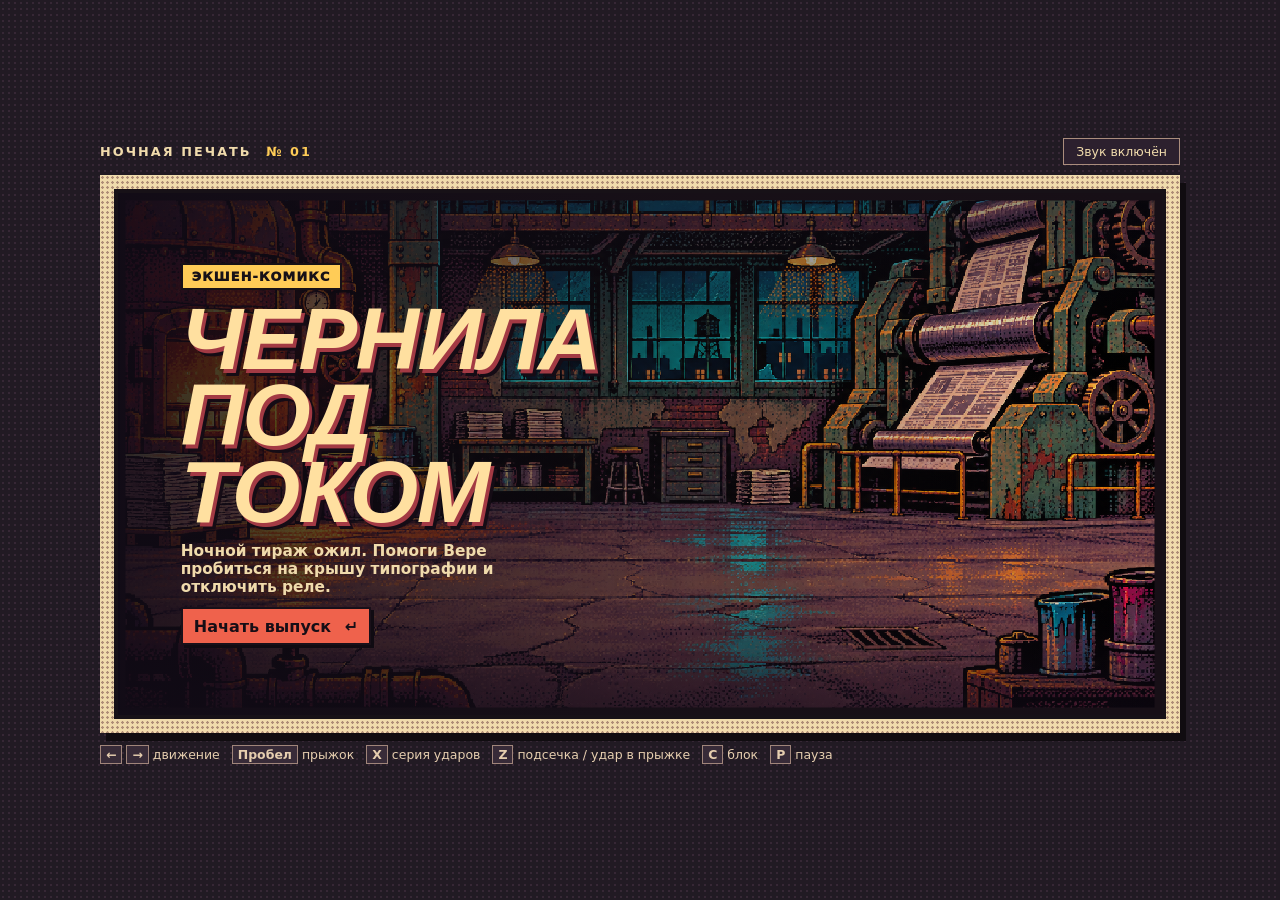
<file: index.html>
<!doctype html>
<html lang="ru">
<head>
<meta charset="utf-8">
<meta name="viewport" content="width=device-width,initial-scale=1">
<title>Чернила под током</title>
<link rel="stylesheet" href="style.css">
<script src="game.js?v=19" defer></script>
</head>
<body>
<main>
<header><div class="edition">НОЧНАЯ ПЕЧАТЬ <b>№ 01</b></div><button id="sound" type="button" aria-pressed="true">Звук включён</button></header>
<section class="sheet" aria-label="Игровая страница комикса">
<div class="stage">
<canvas id="game" width="960" height="480" aria-label="Чернила под током"></canvas>
<div class="hud" hidden><div class="health"><span>ВЕРА</span><progress id="health" max="100" value="100" aria-label="Здоровье Веры"></progress></div><div id="panel" class="caption"></div></div>
<div id="screen" class="overlay">
<div class="title-card">
<p id="kicker">ЭКШЕН-КОМИКС</p>
<h1 id="title">Чернила<br>под током</h1>
<p id="message">Ночной тираж ожил. Помоги Вере пробиться на крышу типографии и отключить реле.</p>
<button id="action" type="button">Начать выпуск <span>↵</span></button>
</div>
</div>
</div>
</section>
<footer><span><kbd>←</kbd> <kbd>→</kbd> движение</span><span><kbd>Пробел</kbd> прыжок</span><span><kbd>X</kbd> серия ударов</span><span><kbd>Z</kbd> подсечка / удар в прыжке</span><span><kbd>C</kbd> блок</span><span><kbd>P</kbd> пауза</span></footer>
<div class="touch" aria-label="Сенсорное управление"><button data-key="ArrowLeft" aria-label="Влево">←</button><button data-key="ArrowRight" aria-label="Вправо">→</button><button data-key="KeyC">Блок</button><button data-key="Space">Прыжок</button><button data-key="KeyX">Удар</button><button data-key="KeyZ">Нога</button></div>
</main>
</body>
</html>
</file>
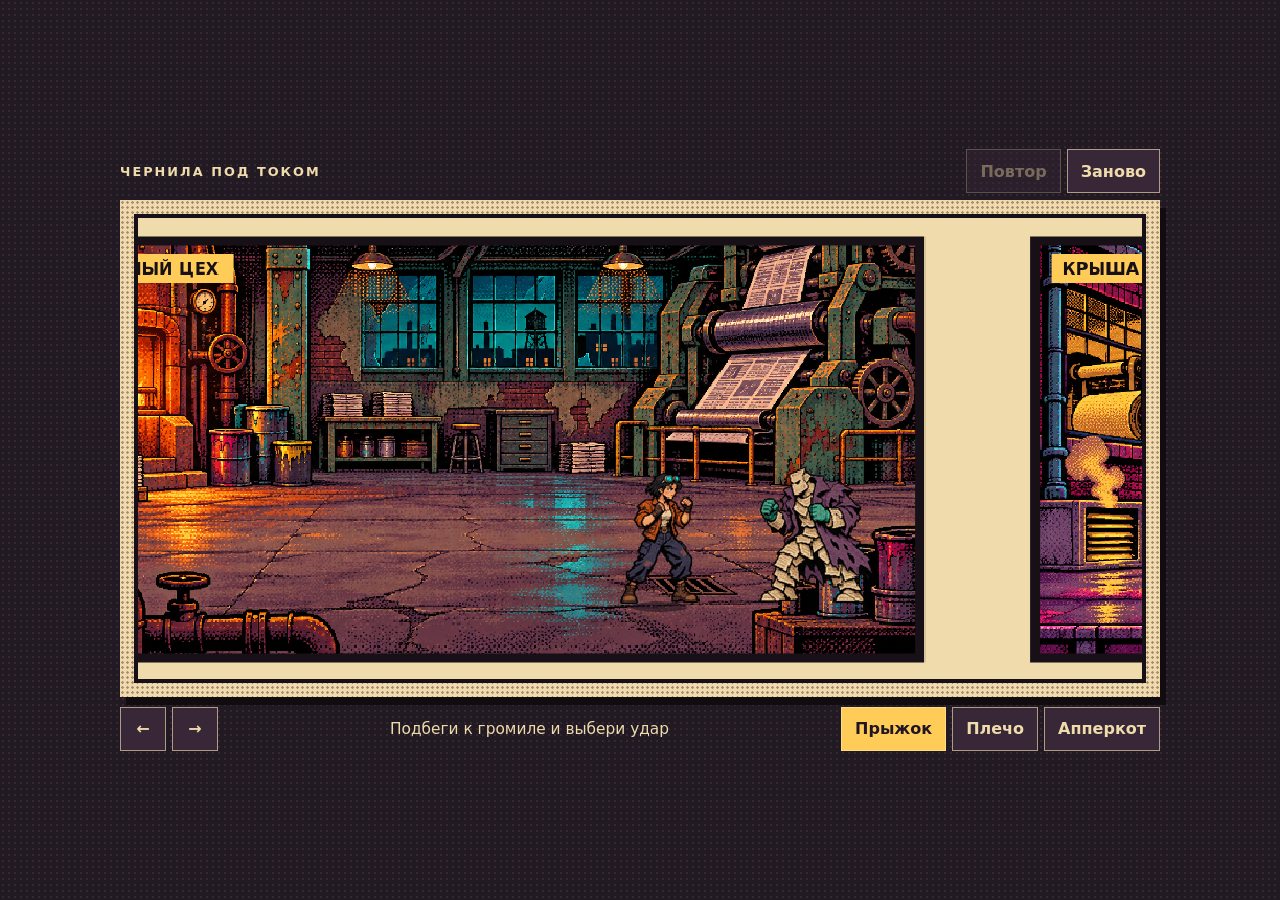
<file: jump-test/index.html>
<!doctype html>
<html lang="ru">
<head>
<meta charset="utf-8">
<meta name="viewport" content="width=device-width,initial-scale=1,viewport-fit=cover">
<title>Чернила под током — прыжок через рамку</title>
<link rel="stylesheet" href="../style.css">
<link rel="stylesheet" href="jump.css?v=21">
<script src="jump.js?v=21" defer></script>
</head>
<body>
<main>
<header><strong class="edition">ЧЕРНИЛА ПОД ТОКОМ</strong><div class="actions"><button id="replay" type="button" disabled>Повтор</button><button id="reset" type="button">Заново</button></div></header>
<section class="sheet" aria-label="Тест прыжка через рамку">
<div class="stage"><canvas id="jump" width="960" height="440" aria-label="Две панели комикса"></canvas></div>
</section>
<div class="bar">
<div class="movement" aria-label="Движение"><button data-key="ArrowLeft" aria-label="Влево">←</button><button data-key="ArrowRight" aria-label="Вправо">→</button></div>
<p id="hint">Подбеги к громиле и выбери удар</p>
<div class="movement"><button data-key="Space">Прыжок</button><button data-key="KeyX">Плечо</button><button data-key="KeyZ">Апперкот</button></div>
</div>
</main>
</body>
</html>
</file>
<file: style.css>
:root {
  color-scheme: dark;
  font-family: system-ui, sans-serif;
  --ink: #171117;
  --paper: #f0dbac;
  --yellow: #ffcc57;
}
* { box-sizing: border-box; }
body {
  margin: 0; min-height: 100svh; display: grid; place-items: center; color: var(--paper);
  background: radial-gradient(#362735 1px, transparent 1.5px) 0 0 / 6px 6px, #211a23;
}
main { width: min(1080px, calc(100% - 36px)); margin: 16px auto; }
header, footer { display: flex; align-items: center; gap: 12px; flex-wrap: wrap; }
header { justify-content: space-between; margin-bottom: 10px; }
.edition { font-size: .8rem; letter-spacing: .16em; font-weight: 900; }
.edition b { margin-left: 8px; color: var(--yellow); }
button { font: inherit; color: inherit; cursor: pointer; }
#sound { background: #2c202e; border: 1px solid #aa8d7d; padding: 5px 12px; font-size: .78rem; }
.sheet {
  background: radial-gradient(#ad8c76 1px, transparent 1.5px) 0 0 / 5px 5px, var(--paper);
  padding: clamp(5px, 1.35vw, 14px); box-shadow: 6px 8px 0 #100c10;
}
.stage { position: relative; border: 4px solid var(--ink); background: #211321; overflow: hidden; }
canvas { display: block; width: 100%; aspect-ratio: 2; image-rendering: pixelated; }
.overlay {
  position: absolute; inset: 0; display: grid; place-items: center start; padding: 3% 6%;
  background: linear-gradient(90deg, #110b16de 0%, #17111955 56%, #130e2100 100%);
}
[hidden] { display: none !important; }
.title-card { width: min(100%, 430px); }
#kicker, .caption {
  display: inline-block; color: var(--ink); background: var(--yellow); padding: 4px 9px;
  margin: 0; border: 2px solid var(--ink); font-weight: 950; letter-spacing: .09em; font-size: clamp(.58rem, 1.35vw, .8rem);
}
h1 {
  margin: .12em 0; color: #ffe0a0; font-family: Impact, 'Arial Black', sans-serif; font-style: italic;
  font-size: clamp(1.6rem, 7.4vw, 5.5rem); text-transform: uppercase; line-height: .87;
  letter-spacing: -.018em; text-shadow: 3px 4px #a33a44, 6px 7px #150c15;
}
#message { max-width: 315px; margin: .75em 0; font-size: clamp(.7rem, 1.55vw, .96rem); font-weight: 650; }
#action { padding: .46em .7em; background: #ef624c; color: #160e16; border: 2px solid #191019; font-weight: 900; box-shadow: 3px 3px #100b12; font-size: clamp(.7rem, 1.55vw, 1rem); }
#action:hover, #action:focus-visible { background: var(--yellow); }
#action span { margin-left: .5em; }
.hud { position: absolute; top: 4%; left: 3%; right: 3%; display: flex; justify-content: space-between; align-items: start; gap: 8px; pointer-events: none; }
.health { display: grid; gap: 3px; font-size: clamp(.63rem, 1.4vw, .85rem); font-weight: 950; text-shadow: 1px 2px #171117; }
progress { appearance: none; width: clamp(80px, 22vw, 220px); height: 12px; border: 2px solid #171117; background: #3b2632; }
progress::-webkit-progress-bar { background: #3b2632; }
progress::-webkit-progress-value { background: #ffcb57; }
progress::-moz-progress-bar { background: #ffcb57; }
footer { padding: 14px 0 0; font-size: .78rem; color: #e6ceaf; }
kbd { font: 700 .78rem system-ui; background: #382b38; border: 1px solid #a0857a; padding: 1px 5px; }
.touch { display: none; }
@media (pointer: coarse) {
  .touch { display: flex; gap: 5px; margin-top: 10px; }
  .touch button { flex: 1; padding: 8px 3px; background: #352737; border: 1px solid #ad8c76; touch-action: none; }
  footer { display: none; }
}
@media (max-width: 530px) {
  main { width: calc(100% - 16px); }
  .stage { border-width: 3px; }
  canvas { aspect-ratio: auto; height: auto; }
  #message { margin: .42em 0; max-width: 215px; }
}
@media (max-width: 380px) {
  .overlay { padding: 2% 4%; }
  h1 { font-size: 1.65rem; text-shadow: 2px 3px #a33a44, 4px 5px #150c15; }
  #message { font-size: .66rem; line-height: 1.18; }
  #action { padding: .32em .55em; }
}
@media (max-width: 380px) {
  .stage:has(.overlay:not([hidden])) { min-height: 190px; }
}
</file>
<file: jump-test/jump.css>
main { width: min(1040px, calc(100% - 24px)); }
header { margin-bottom: 7px; }
.stage canvas { aspect-ratio: 24 / 11; }
.bar { display: grid; grid-template-columns: auto 1fr auto; align-items: center; gap: 10px; margin-top: 10px; }
.movement { display: flex; gap: 6px; }
button { min-width: 46px; min-height: 44px; padding: 4px 13px; background: #382736; border: 1px solid #b29b85; font-weight: 850; touch-action: none; user-select: none; -webkit-user-select: none; }
button[data-key="Space"] { color: #211523; background: #ffcc57; border-color: #ffdc87; }
button.pressed, button:active { background: #e47857; color: #211523; }
#hint { margin: 0; text-align: center; font-size: clamp(.72rem, 2vw, .96rem); }
@media (orientation: landscape) and (max-height: 580px) {
  main { width: min(calc((100dvh - 119px) * 24 / 11), calc(100% - 28px)); margin: 4px auto; }
  #reset { min-height: 30px; }
  .sheet { padding: 5px; }
  .bar { margin-top: 7px; }
}
.actions { display: flex; gap: 6px; }
.actions button:disabled { opacity: .42; cursor: default; }
@media (orientation: landscape) and (max-height: 580px) {
  .actions button { min-height: 30px; }
}
@media (max-width: 380px) {
  header { gap: 5px; }
  .edition { font-size: .65rem; letter-spacing: .08em; }
  .actions button { padding-inline: 7px; }
}
@media (max-width: 480px) {
  .bar { gap: 5px; }
  .bar button { min-width: 38px; padding-inline: 5px; font-size: .8rem; }
  .bar .movement { gap: 3px; }
}
@media (max-width: 480px) {
  .bar { grid-template-columns: auto 1fr; }
  .bar > .movement:last-child { justify-self: end; }
  #hint { grid-area: 2 / 1 / 3 / -1; min-height: 1.2em; }
}
</file>
